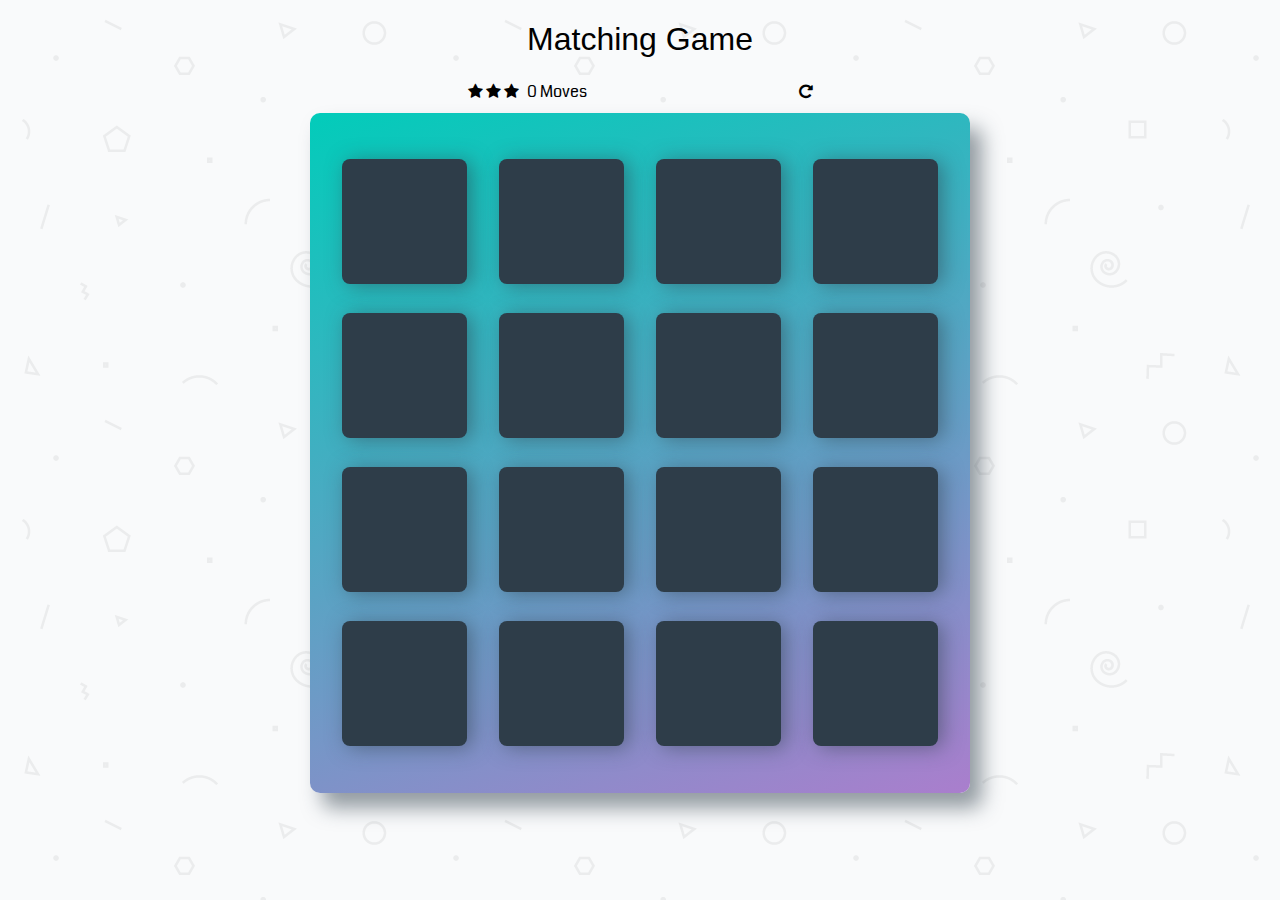
<file: Project2_Memory_Game/index.html>
<!doctype html>
<html lang="en">

<head>
    <meta charset="utf-8">
    <title>Matching Game</title>
    <meta name="description" content="">
    <link rel="stylesheet prefetch" href="https://maxcdn.bootstrapcdn.com/font-awesome/4.6.1/css/font-awesome.min.css">
    <link rel="stylesheet prefetch" href="https://fonts.googleapis.com/css?family=Coda">
    <link rel="stylesheet" href="css/app.css">
</head>

<body>

    <div class="container">
        <header>
            <h1>Matching Game</h1>
        </header>

        <section class="score-panel">
            <ul class="stars">
                <li><i class="fa fa-star"></i></li>
                <li><i class="fa fa-star"></i></li>
                <li><i class="fa fa-star"></i></li>
            </ul>

            <span class="moves">0</span> Moves

            <div class="restart">
                <i class="fa fa-repeat"></i>
            </div>
        </section>
        
        <div class="modal hide">
            <div class="modal-content">
                <span class="text-style" style="font-size: 2em;">Great Job You Won!</span>
                <button class="play-again" style="font-size: 1.5em;">Play Again</button>
            </div>
        </div> 

        <ul class="deck">
            <li class="card">
                <i class="fa fa-diamond"></i>
            </li>
            <li class="card">
                <i class="fa fa-paper-plane-o"></i>
            </li>
            <li class="card">
                <i class="fa fa-anchor"></i>
            </li>
            <li class="card">
                <i class="fa fa-bolt"></i>
            </li>
            <li class="card">
                <i class="fa fa-cube"></i>
            </li>
            <li class="card">
                <i class="fa fa-anchor"></i>
            </li>
            <li class="card">
                <i class="fa fa-leaf"></i>
            </li>
            <li class="card">
                <i class="fa fa-bicycle"></i>
            </li>
            <li class="card">
                <i class="fa fa-diamond"></i>
            </li>
            <li class="card">
                <i class="fa fa-bomb"></i>
            </li>
            <li class="card">
                <i class="fa fa-leaf"></i>
            </li>
            <li class="card">
                <i class="fa fa-bomb"></i>
            </li>
            <li class="card">
                <i class="fa fa-bolt"></i>
            </li>
            <li class="card">
                <i class="fa fa-bicycle"></i>
            </li>
            <li class="card">
                <i class="fa fa-paper-plane-o"></i>
            </li>
            <li class="card">
                <i class="fa fa-cube"></i>
            </li>
        </ul>
    </div>

    <script src="js/app.js"></script>
</body>

</html>
</file>
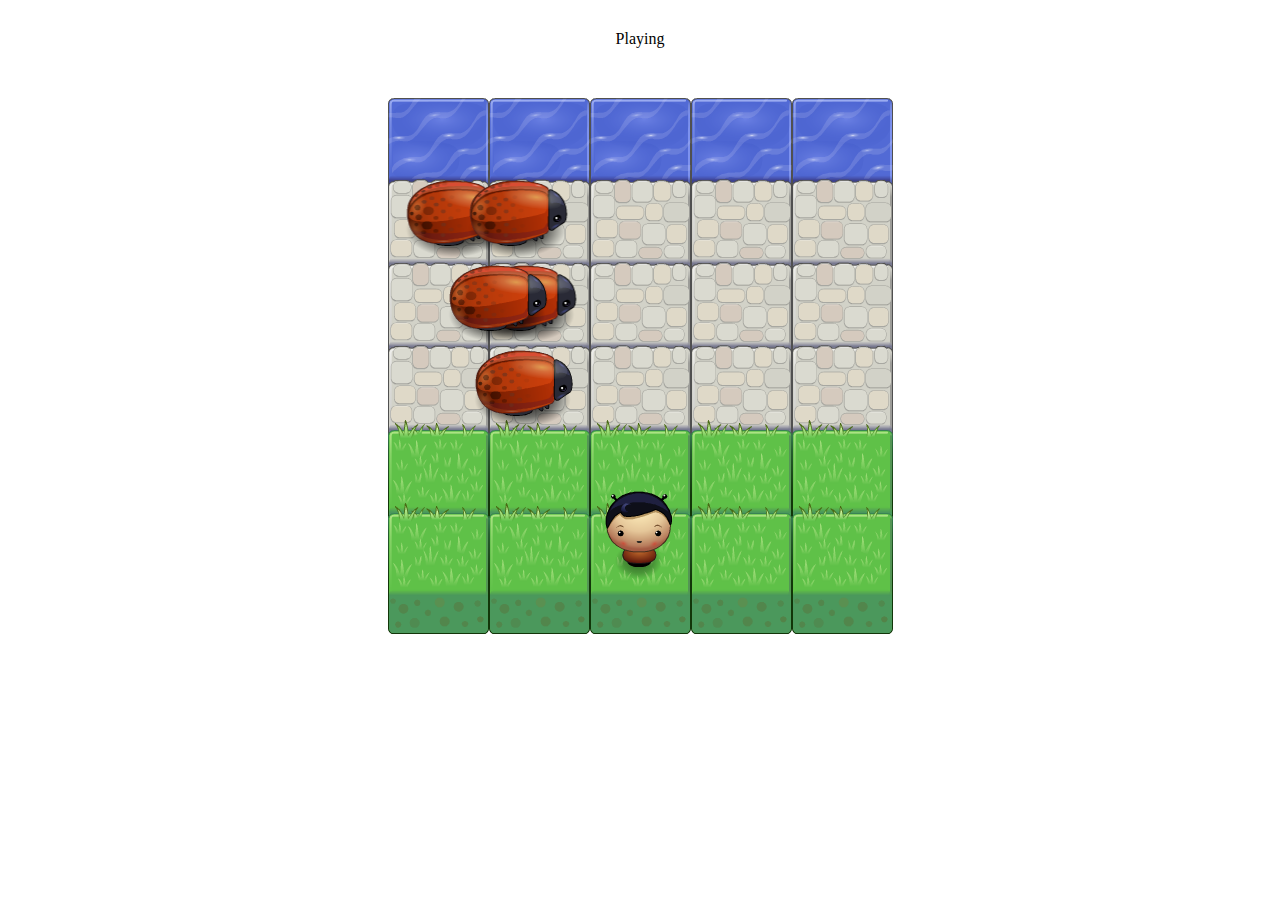
<file: Project3_Arcade_Game/index.html>
<!DOCTYPE html>
<html>

<head>
    <meta charset="UTF-8">
    <title>Effective JavaScript: Frogger</title>
    <link rel="stylesheet" href="css/style.css">
</head>

<body>
    <span style="display: grid;text-align:center;margin-top: 30px;">Playing</span>
    <script src="js/resources.js"></script>
    <script src="js/app.js"></script>
    <script src="js/engine.js"></script>
</body>

</html>
</file>
<file: Project2_Memory_Game/css/app.css>
html {
    box-sizing: border-box;
}

*, *::before, *::after {
    box-sizing: inherit;
}

html, body {
    width: 100%;
    height: 100%;
    margin: 0;
    padding: 0;
}

body {
    background: #ffffff url('../img/geometry2.png');
    /* Background pattern from Subtle Patterns */
    font-family: 'Coda', cursive;
}

.container {
    display: flex;
    justify-content: center;
    align-items: center;
    flex-direction: column;
}

h1 {
    font-family: 'Open Sans', sans-serif;
    font-weight: 300;
}

/*
 * Styles for the deck of cards
 */

.modal {
    display: flex;
    position: fixed;
    z-index: 1;
    top: 0;
    width: 100%;
    height: 100%;
    align-items: center;
    background-color: rgba(0, 0, 0, 0.4);
    transition: all 0.3s linear;
}

.modal-content {
    display: grid;
    background-color: whitesmoke;
    margin: 50% auto;
    padding-top: 50px;
    text-align: center;
    width: 400px;
    height: 200px;
}

.hide {
    display: none;
}

.deck {
    width: 660px;
    min-height: 680px;
    background: linear-gradient(160deg, #02ccba 0%, #aa7ecd 100%);
    padding: 32px;
    border-radius: 10px;
    box-shadow: 12px 15px 20px 0 rgba(46, 61, 73, 0.5);
    display: flex;
    flex-wrap: wrap;
    justify-content: space-between;
    align-items: center;
    margin: 0 0 3em;
}

.deck .card {
    height: 125px;
    width: 125px;
    background: #2e3d49;
    font-size: 0;
    color: #ffffff;
    border-radius: 8px;
    cursor: pointer;
    display: flex;
    justify-content: center;
    align-items: center;
    box-shadow: 5px 2px 20px 0 rgba(46, 61, 73, 0.5);
}

.deck .card.open {
    background: #02b3e4;
    cursor: default;
}

.deck .card.show {
    font-size: 33px;
}

.deck .card.match {
    cursor: default;
    background: #02ccba;
    font-size: 33px;
    animation-name: right-match;
    animation-delay: 0.1s;
    animation-iteration-count: initial;
    animation-duration: 0.3s;
    animation-play-state: running;
}

.deck .card.wrong-match {
    cursor: default;
    background: #cc3a20;
    font-size: 33px;
    animation-name: wrong-match;
    animation-delay: 0.1s;
    animation-iteration-count: initial;
    animation-duration: 0.3s;
    animation-play-state: running;
}

.flip {
    animation-name: flip-ani;
    animation-iteration-count: initial;
    animation-duration: 0.3s;
    animation-play-state: running;
}

/*
 * Styles for the Score Panel
 */

.score-panel {
    text-align: left;
    width: 345px;
    margin-bottom: 10px;
}

.score-panel .stars {
    margin: 0;
    padding: 0;
    display: inline-block;
    margin: 0 5px 0 0;
}

.score-panel .stars li {
    list-style: none;
    display: inline-block;
}

.score-panel .restart {
    float: right;
    cursor: pointer;
}

@keyframes flip-ani {
    0% {
        transform: rotateY(90deg);
    }
}

@keyframes right-match {
    0% {
        transform: translateY(15px);
    }
    50% {
        transform: translateY(-25px);
    }
    100% {
        transform: translateY(5px);
    }
}

@keyframes wrong-match {
    0% {
        transform: translateX(10px);
    }
    50% {
        transform: translateX(-10px);
    }
    100% {
        transform: translateX(10px);
    }
}
</file>
<file: Project3_Arcade_Game/css/style.css>
body {
    text-align: center;
}
</file>
